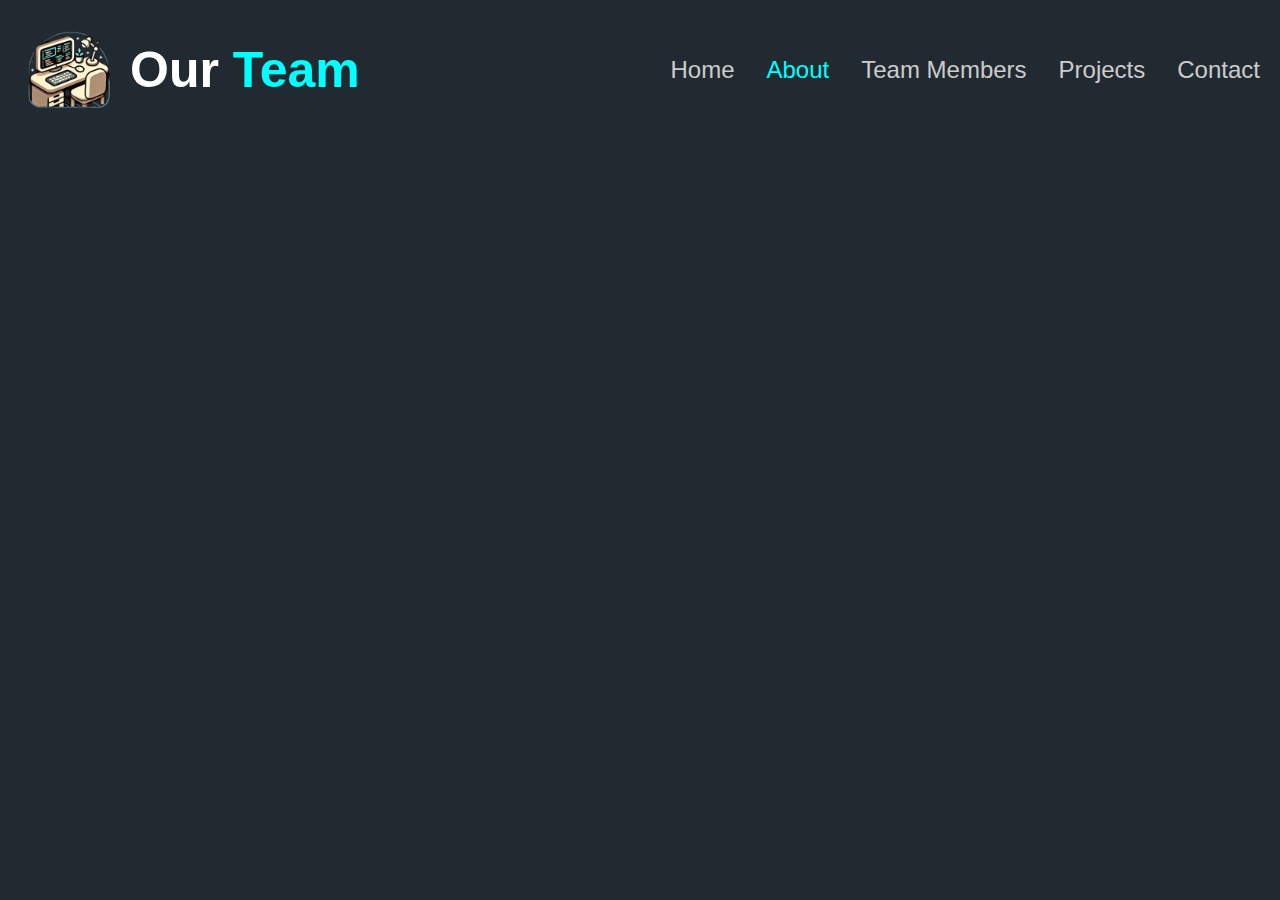
<file: Recreate Front End Project/about.html>
<!DOCTYPE html>
<html lang="en">
<head>
    <meta charset="UTF-8">
    <meta name="viewport" content="width=device-width, initial-scale=1.0">
    <title>About Us</title>
    
    <!-- Link to CSS -->
    <link rel="stylesheet" href="CSS\about.css">
    
    <!-- jQuery Library -->
    <script src="https://code.jquery.com/jquery-3.6.0.min.js"></script>
    
    <!-- External JavaScript file -->
    <script src="JS\about.js" defer></script>
</head>
<body>
    <header>
        <div class="logo">
            <img src="Image Index\Computer background.PNG" alt="Team Logo">
            <h1>Our <span class="highlight">Team</span></h1>
        </div>
    
        <!-- Menu Toggle Button -->
        <button class="menu-toggle" aria-label="Toggle Menu">☰</button>
    
        <nav>
            <a href="index.html">Home</a>
            <a href="about.html" style="color: cyan;">About</a>
            <div class="nav-dropdown">
                <a href="javascript:void(0)" class="dropdown-toggle" >Team Members</a>
                <div class="dropdown-content">
                    <a href="FirstProfile.html" class="active">John Carlo Sinoy - Coder</a>
                    <a href="SecondProfile.html">Justin Mangawang - Documentation Specialist</a>
                    <a href="ThirdProfile.html">John Gerardo - Tester</a>
                </div>
            </div>
            <a href="Project.html">Projects</a>
            <a href="contacts.html">Contact</a>
        </nav>
    </header>
    
    <!-- About Container with Popups -->
    <div class="about-container">
        <div class="content-wrapper">
            <div class="about-content">
                <!-- About Us Section -->
                <div class="popup-image popup-top-left" id="popupImage1">
                    <img src="Image About\about-us.PNG" alt="About Us">
                    <div class="popup-text">
                        <h2>About Us</h2>
                        <p> 
                            We are driven by integrity, collaboration, and excellence, pushing boundaries 
                            to create lasting, impactful solutions. With transparency and trust, we empower 
                            our clients and uplift the communities we serve.
                        </p>
                    </div>
                </div>

                <!-- Mission Section -->
                <div class="popup-image popup-top-right" id="popupImage2">
                    <img src="Image About\mission.PNG" alt="Mission">
                    <div class="popup-text">
                        <h2>Mission</h2>
                        <p>
                            Our mission is to deliver innovative and effective solutions that drive success for 
                            our clients. We are dedicated to creating a collaborative environment where ideas 
                            flourish and meaningful impacts are made.
                        </p>
                    </div>
                </div>

                <!-- Vision Section -->
                <div class="popup-image popup-bottom-left" id="popupImage3">
                    <img src="Image About\Vision.PNG" alt="Vision">
                    <div class="popup-text">
                        <h2>Vision</h2>
                        <p>
                            Our vision is to become a leader in our industry by fostering creativity, integrity, 
                            and a relentless pursuit of excellence. We envision a future where our work inspires 
                            others and positively shapes the communities we serve.
                        </p>
                    </div>
                </div>

                <!-- Core Values Section -->
                <div class="popup-image popup-bottom-right" id="popupImage4">
                    <img src="Image About\core values.PNG" alt="Team Overview">
                    <div class="popup-text">
                        <h2>Team Overview</h2>
                        <p> 
                            Our dedicated team collaborates to deliver innovative solutions, with each member 
                            bringing unique skills in project management, development, design, and quality 
                            assurance.
                        </p>
                    </div>
                </div>
            </div>
        </div>
    </div>

    <div id="overlay" class="overlay">
        <div class="overlay-content">
            <img src="Image About\about-us.PNG" alt="Description" class="overlay-image">
            <div class="overlay-text">
                <h2>About Us</h2>
                <p>
                    We are driven by a shared commitment to integrity, collaboration, and excellence. 
                    Our team strives to push boundaries and create meaningful solutions that have a lasting 
                    positive impact. We value transparency, trust, and empowering our clients and community 
                    with every project we undertake.
                </p>
                <button id="closeOverlay">Close</button>
            </div>
        </div>
    </div>
    <div id="overlay2" class="overlay">
        <div class="overlay-content">
            <img src="Image About\mission.PNG" alt="Description" class="overlay-image">
            <div class="overlay-text">
                <h2>Mission</h2>
                <p>
                    Our mission is to empower our clients with innovative, effective solutions 
                    that drive measurable success and exceed expectations. We believe in fostering 
                    an environment where creativity, collaboration, and continuous improvement thrive, enabling our team to transform ideas into impactful actions.
                    With a foundation rooted in integrity, excellence, and client focus, we approach 
                    each project with dedication and a commitment to quality. Our goal is to not only 
                    deliver results that inspire growth and provide lasting value but also to build 
                    meaningful partnerships with our clients and the communities we serve.
                </p>
                <button id="closeOverlay2">Close</button>
            </div>
        </div>
    </div>
    <div id="overlay3" class="overlay">
        <div class="overlay-content">
            <img src="Image About\Vision.PNG" alt="Description" class="overlay-image">
            <div class="overlay-text">
                <h2>Vision</h2>
                <p>
                    Our vision is to become a trusted leader and innovator in our industry, 
                    recognized not only for our technical expertise but also for our unwavering 
                    commitment to integrity, creativity, and excellence. We aspire to shape a 
                    future where our solutions drive meaningful progress, inspire positive change, 
                    and empower our clients, partners, and communities.
                </p>
                <button id="closeOverlay3">Close</button>
            </div>
        </div>
    </div>
    
    <!-- Team Overview Overlay -->
<div id="overlay4" class="overlay4">
    <div class="overlay4-content">
        <h2>TEAM OVERVIEW</h2>
        <div class="team-profiles" >
            <!-- Team Member 1 - Coder -->
            <div class="team-member"  data-url="FirstProfile.html">
                <img src="Image About\profile1.webp" alt="Profile Picture" class="circular-image">
                <h3>John Carlo Sinoy</h3>
                <p><strong>Role:</strong> Coder</p>
                <p>Specializes in developing efficient and scalable code solutions.</p>
                <p><strong>Expertise:</strong> JavaScript, Python, C++</p>
            </div>
        
            <!-- Team Member 2 - Tester -->
            <div class="team-member" data-url="SecondProfile.html">
                <img src="Image About\profile1.webp" alt="Profile Picture" class="circular-image">
                <h3>Justin Mangawang</h3>
                <p><strong>Role:</strong> Tester</p>
                <p>Ensures product quality by performing thorough testing and debugging.</p>
                <p><strong>Expertise:</strong> Java, Selenium, Python</p>
            </div>
        
            <!-- Team Member 3 - Documentation Specialist -->
            <div class="team-member" data-url="ThirdProfile.html">
                <img src="Image About\profile1.webp" alt="Profile Picture" class="circular-image">
                <h3>John Gerardo</h3>
                <p><strong>Role:</strong> Documentation Specialist</p>
                <p>Creates clear and concise documentation to support product usability.</p>
                <p><strong>Expertise:</strong> Markdown, LaTeX, HTML/CSS</p>
            </div>
        </div>
        
        

        <!-- Close Button -->
        <button id="closeOverlay4">Close</button>
    </div>
</div>
        
</body>
</html>
</file>
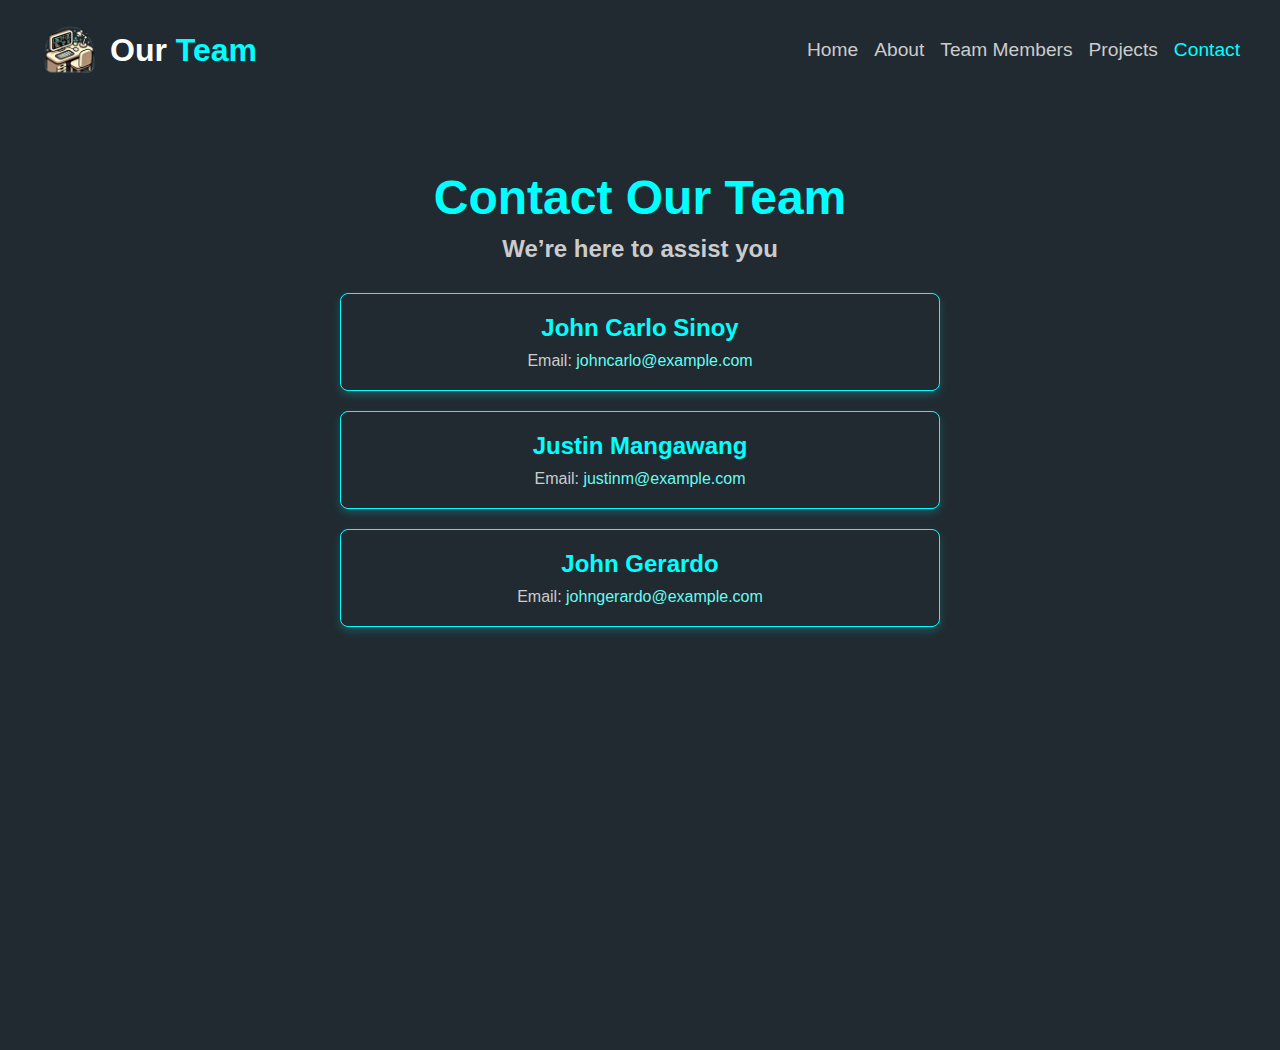
<file: Recreate Front End Project/contacts.html>
<!DOCTYPE html>
<html lang="en">
<head>
    <meta charset="UTF-8">
    <meta name="viewport" content="width=device-width, initial-scale=1.0">
    <title>Contact Us</title>
    
    <!-- Link to CSS -->
    <link rel="stylesheet" href="CSS/contacts.css">

    <!-- jQuery Library -->
    <script src="https://code.jquery.com/jquery-3.6.0.min.js"></script>
</head>
<body>
    <header>
        <div class="logo">
            <img src="Image Index/Computer background.PNG" alt="Team Logo">
            <h1>Our <span class="highlight">Team</span></h1>
        </div>

        <!-- Navigation Menu -->
        <nav>
            <a href="index.html">Home</a>
            <a href="about.html">About</a>
            <div class="nav-dropdown">
                <a href="javascript:void(0)" class="dropdown-toggle">Team Members</a>
                <div class="dropdown-content">
                    <a href="FirstProfile.html">John Carlo Sinoy - Coder</a>
                    <a href="SecondProfile.html">Justin Mangawang - Documentation Specialist</a>
                    <a href="ThirdProfile.html">John Gerardo - Tester</a>
                </div>
            </div>
            <a href="Project.html">Projects</a>
            <a href="contacts.html" style="color: cyan;">Contact</a>
        </nav>
    </header>

    <main class="contact-container">
        <div class="content">
            <h1>Contact Our Team</h1>
            <h2>We’re here to assist you</h2>

            <div class="contact-list">
                <div class="contact-card">
                    <h2>John Carlo Sinoy</h2>
                    <p>Email: <a href="mailto:johncarlo@example.com">johncarlo@example.com</a></p>
                </div>
                <div class="contact-card">
                    <h2>Justin Mangawang</h2>
                    <p>Email: <a href="mailto:justinm@example.com">justinm@example.com</a></p>
                </div>
                <div class="contact-card">
                    <h2>John Gerardo</h2>
                    <p>Email: <a href="mailto:johngerardo@example.com">johngerardo@example.com</a></p>
                </div>
            </div>
        </div>
    </main>
</body>
</html>
</file>
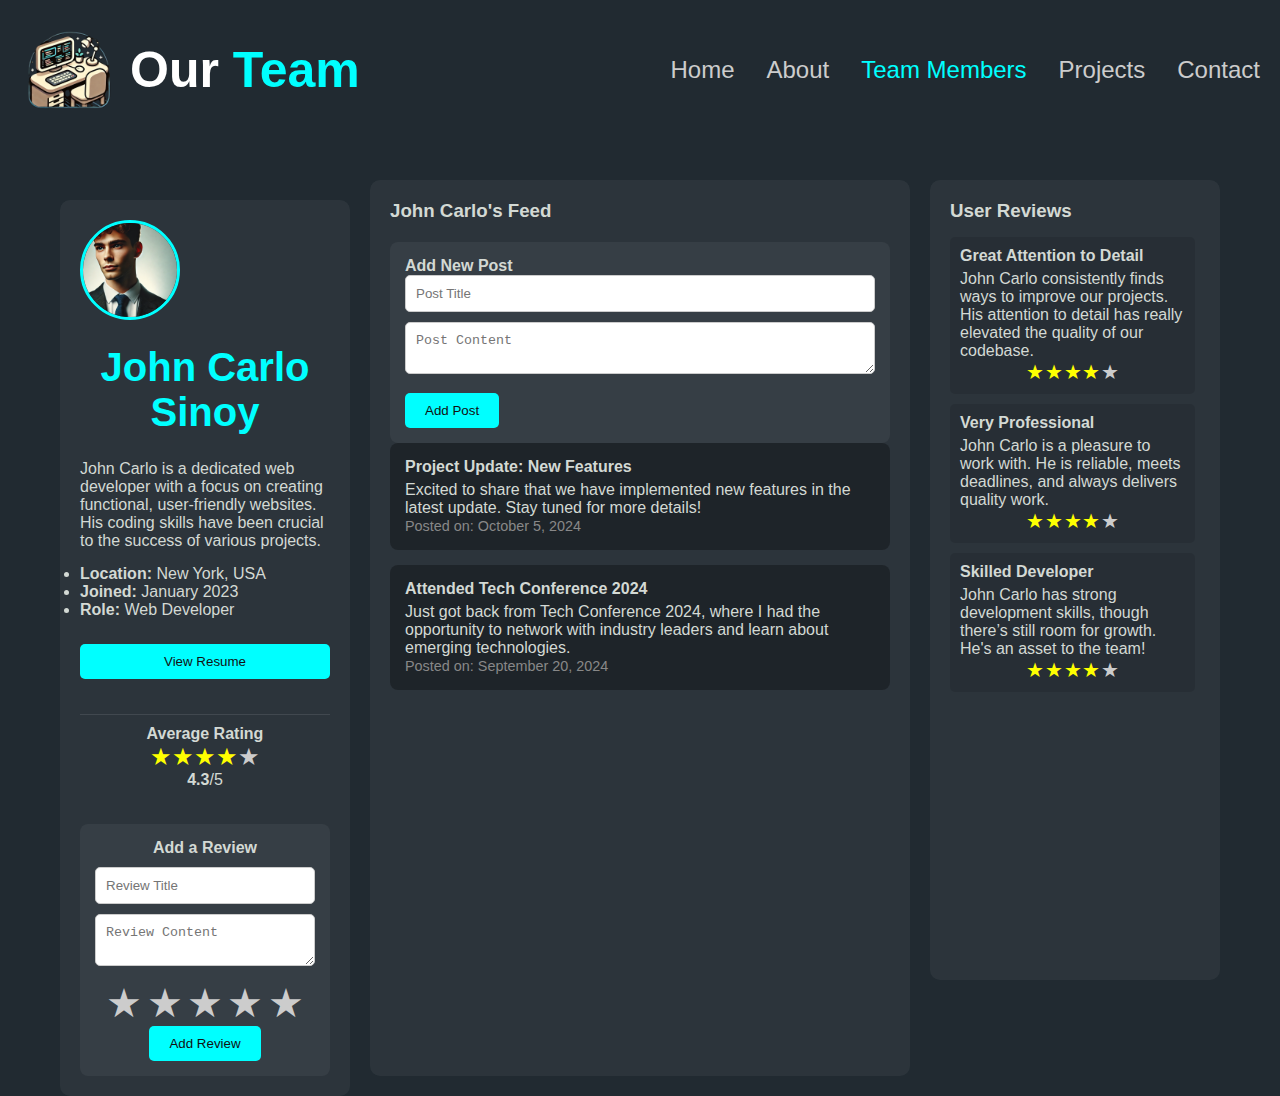
<file: Recreate Front End Project/FirstProfile.html>
<!DOCTYPE html>
<html lang="en">
<head>
    <meta charset="UTF-8">
    <meta name="viewport" content="width=device-width, initial-scale=1.0">
    <title>Profile Page</title>
    <link rel="stylesheet" href="CSS\ProfileMember.css">
    <script src="JS\FirstMember.js"></script>
</head>
<body>
    <!-- Header Section with Logo and Navigation Links -->
<header>
    <div class="logo">
        <img src="Image Index\Computer background.PNG" alt="Team Logo">
        <h1>Our <span class="highlight" style="color: cyan;">Team</span></h1>
    </div>

    <!-- Menu Toggle Button -->
    <button class="menu-toggle" aria-label="Toggle Menu">☰</button>

    <nav>
        <a href="index.html">Home</a>
        <a href="about.html">About</a>
        <div class="nav-dropdown">
            <a href="javascript:void(0)" class="dropdown-toggle" style="color: cyan;">Team Members</a>
            <div class="dropdown-content">
                <a href="FirstProfile.html" class="active">John Carlo Sinoy - Coder</a>
                <a href="SecondProfile.html">Justin Mangawang - Documentation Specialist</a>
                <a href="ThirdProfile.html">John Gerardo - Tester</a>
            </div>
        </div>
        <a href="Project.html">Projects</a>
        <a href="contacts.html">Contact</a>
    </nav>
</header>


    <div class="profile-page">
        <!-- Left Sidebar: Profile Details -->
        <aside class="profile-details">
            <img src="Image Profile\profile1.webp" alt="Profile Picture" class="profile-pic">
            <h2>John Carlo Sinoy</h2>
            <p>John Carlo is a dedicated web developer with a focus on creating functional, user-friendly websites. His coding skills have been crucial to the success of various projects.</p>
            <ul class="info-list">
                <li><strong>Location:</strong> New York, USA</li>
                <li><strong>Joined:</strong> January 2023</li>
                <li><strong>Role:</strong> Web Developer</li>
            </ul>
            <!-- Modal -->
            <div id="infoModal" class="modal" style="display: none;">
                <div class="modal-content">
                    <span class="close-modal">&times;</span>
                    <div id="documentViewer">
                        <iframe id="documentFrame" src="" style="width: 100%; height: 500px; border: none; margin-bottom: 10px;"></iframe>
                        <a id="downloadLink" href="" download class="download-link" style="color: cyan;">Download Document</a>
                    </div>
                </div>
            </div>

            <!-- Button to Open Modal -->
            <button class="open-modal">View Resume</button>

        
            <!-- Display Average Rating -->
            <div class="average-rating">
                <h4>Average Rating</h4>
                <div id="ratingDisplay">
                    <span class="star">&#9733;</span>
                    <span class="star">&#9733;</span>
                    <span class="star">&#9733;</span>
                    <span class="star">&#9733;</span>
                    <span class="star-empty">&#9733;</span>
                </div>
                <span id="ratingValue"></span>/5
            </div>
        
            <!-- Add Review Form -->
            <section class="add-feedback">
                <h4>Add a Review</h4>
                <input type="text" id="reviewTitle" placeholder="Review Title" />
                <textarea id="reviewContent" placeholder="Review Content"></textarea>
        
                <!-- Star Rating Section -->
                <div class="star-rating">
                    <span class="star" data-value="1">&#9733;</span>
                    <span class="star" data-value="2">&#9733;</span>
                    <span class="star" data-value="3">&#9733;</span>
                    <span class="star" data-value="4">&#9733;</span>
                    <span class="star" data-value="5">&#9733;</span>
                </div>
        
                <button id="addReviewBtn">Add Review</button>
            </section>
        </aside>
        
        <main class="feed">
            <h3>John Carlo's Feed</h3>
        
            <!-- Add New Post Section at the Top -->
            <section class="add-post">
                <h4>Add New Post</h4>
                <input type="text" id="postTitle" placeholder="Post Title" />
                <textarea id="postContent" placeholder="Post Content"></textarea>
                <button id="addPostBtn">Add Post</button>
            </section>
        
            <!-- Feed Items Section -->
            <div class="feed-items">
                <section class="feed-item">
                    <h4>Project Update: New Features</h4>
                    <p>Excited to share that we have implemented new features in the latest update. Stay tuned for more details!</p>
                    <span class="date">Posted on: October 5, 2024</span>
                </section>
                <section class="feed-item">
                    <h4>Attended Tech Conference 2024</h4>
                    <p>Just got back from Tech Conference 2024, where I had the opportunity to network with industry leaders and learn about emerging technologies.</p>
                    <span class="date">Posted on: September 20, 2024</span>
                </section>
            </div>
        </main>
        
        <!-- Right Sidebar: Reviews Section -->
        <aside class="review-section">
            <h3>User Reviews</h3>
            <div class="review-items">
                <!-- Initial Reviews -->
                <div class="review-item">
                    <h4>Great Attention to Detail</h4>
                    <p>John Carlo consistently finds ways to improve our projects. His attention to detail has really elevated the quality of our codebase.</p>
                    <div class="star-rating">
                        <span class="star">&#9733;</span>
                        <span class="star">&#9733;</span>
                        <span class="star">&#9733;</span>
                        <span class="star">&#9733;</span>
                        <span class="star-empty">&#9733;</span>
                    </div>
                </div>
                <div class="review-item">
                    <h4>Very Professional</h4>
                    <p>John Carlo is a pleasure to work with. He is reliable, meets deadlines, and always delivers quality work.</p>
                    <div class="star-rating">
                        <span class="star">&#9733;</span>
                        <span class="star">&#9733;</span>
                        <span class="star">&#9733;</span>
                        <span class="star">&#9733;</span>
                        <span class="star-empty">&#9733;</span>
                    </div>
                </div>
                <div class="review-item">
                    <h4>Skilled Developer</h4>
                    <p>John Carlo has strong development skills, though there’s still room for growth. He's an asset to the team!</p>
                    <div class="star-rating">
                        <span class="star">&#9733;</span>
                        <span class="star">&#9733;</span>
                        <span class="star">&#9733;</span>
                        <span class="star">&#9733;</span>
                        <span class="star-empty">&#9733;</span>
                    </div>
                </div>
            </div>
        </aside>


</body>
</html>
</file>
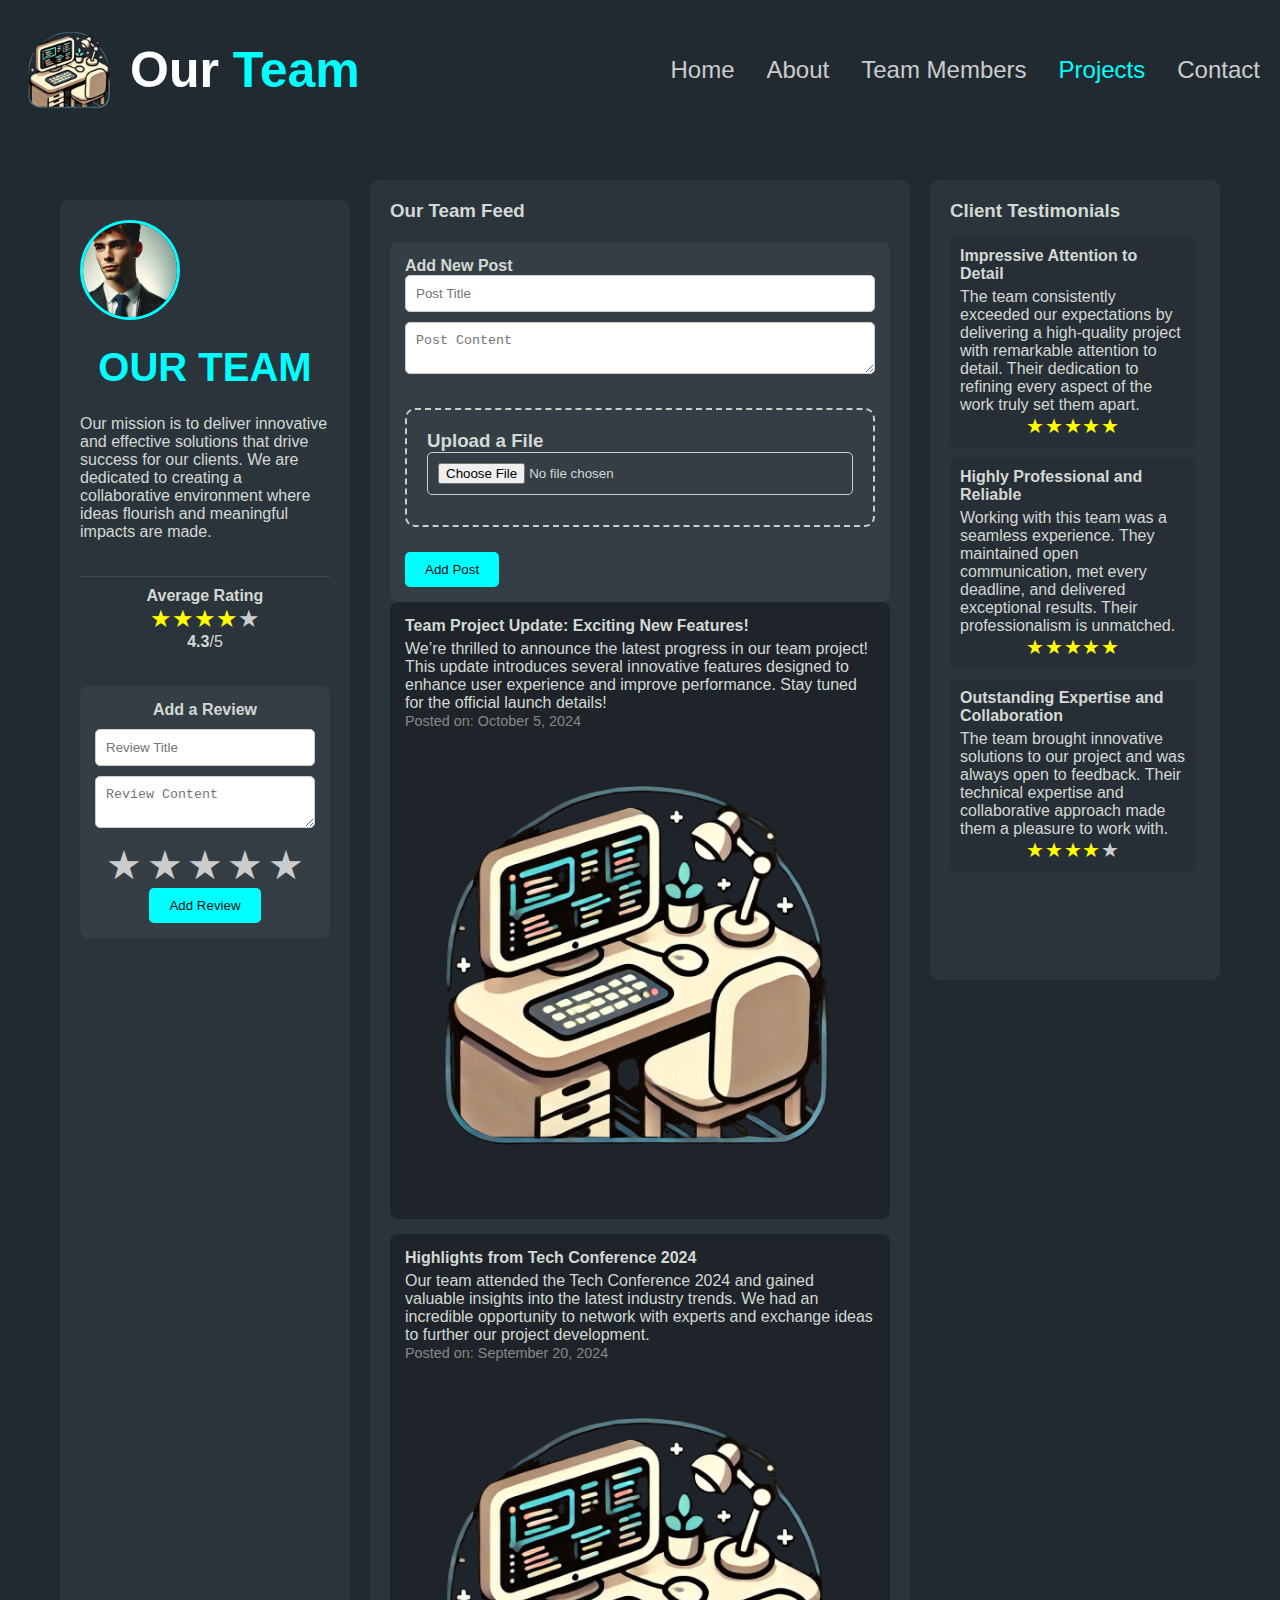
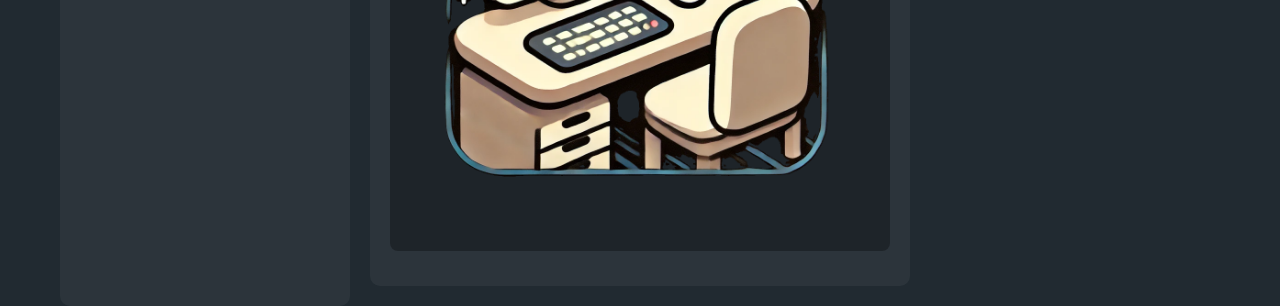
<file: Recreate Front End Project/Project.html>
<!DOCTYPE html>
<html lang="en">
<head>
    <meta charset="UTF-8">
    <meta name="viewport" content="width=device-width, initial-scale=1.0">
    <title>Profile Page</title>
    <link rel="stylesheet" href="CSS\ProfileMember.css">
    <script src="JS\FirstMember.js"></script>
    <link href="https://cdnjs.cloudflare.com/ajax/libs/font-awesome/6.0.0-beta3/css/all.min.css" rel="stylesheet">
</head>
<body>
    <!-- Header Section with Logo and Navigation Links -->
    <header>
        <div class="logo">
            <img src="Image Index\Computer background.PNG" alt="Team Logo">
            <h1>Our <span class="highlight" style="color: cyan;">Team</span></h1>
        </div>
    
        <!-- Menu Toggle Button -->
        <button class="menu-toggle" aria-label="Toggle Menu">☰</button>
    
        <nav>
            <a href="index.html">Home</a>
            <a href="about.html">About</a>
            <div class="nav-dropdown">
                <a href="javascript:void(0)" class="dropdown-toggle" ">Team Members</a>
                <div class="dropdown-content">
                    <a href="FirstProfile.html" class="active">John Carlo Sinoy - Coder</a>
                    <a href="SecondProfile.html">Justin Mangawang - Documentation Specialist</a>
                    <a href="ThirdProfile.html">John Gerardo - Tester</a>
                </div>
            </div>
            <a href="Project.html" style="color: cyan;">Projects</a>
            <a href="contacts.html">Contact</a>
        </nav>
    </header>

    <div class="profile-page">
        <!-- Left Sidebar: Profile Details -->
        <aside class="profile-details">
            <img src="Image Profile\profile1.webp" alt="Profile Picture" class="profile-pic">
            <h2>OUR TEAM</h2>
            <p>
                Our mission is to deliver innovative and effective solutions that drive success for 
                our clients. We are dedicated to creating a collaborative environment where ideas 
                            flourish and meaningful impacts are made.
            </p>

            <button class="open-modal" style="display: none;">More Info</button>
        
            <!-- Display Average Rating -->
            <div class="average-rating">
                <h4>Average Rating</h4>
                <div id="ratingDisplay">
                    <span class="star">&#9733;</span>
                    <span class="star">&#9733;</span>
                    <span class="star">&#9733;</span>
                    <span class="star">&#9733;</span>
                    <span class="star-empty">&#9733;</span>
                </div>
                <span id="ratingValue">4.0</span>/5
            </div>
        
            <!-- Add Review Form -->
            <section class="add-feedback">
                <h4>Add a Review</h4>
                <input type="text" id="reviewTitle" placeholder="Review Title" />
                <textarea id="reviewContent" placeholder="Review Content"></textarea>
        
                <!-- Star Rating Section -->
                <div class="star-rating">
                    <span class="star" data-value="1">&#9733;</span>
                    <span class="star" data-value="2">&#9733;</span>
                    <span class="star" data-value="3">&#9733;</span>
                    <span class="star" data-value="4">&#9733;</span>
                    <span class="star" data-value="5">&#9733;</span>
                </div>
        
                <button id="addReviewBtn">Add Review</button>
            </section>
        </aside>
        
        <main class="feed">
            <h3>Our Team Feed</h3>
        
            <!-- Add New Post Section at the Top -->
            <section class="add-post">
                <h4>Add New Post</h4>
                <input type="text" id="postTitle" placeholder="Post Title" />
                <textarea id="postContent" placeholder="Post Content"></textarea>
                <section class="upload-box">
                    <h3>Upload a File</h3>
                    <input type="file" id="fileInput">
                </section>
                <button id="addPostBtn">Add Post</button>
            </section>
            
        
            <!-- Feed Items Section -->
            <div class="feed-items">
                <section class="feed-item">
                    <h4>Team Project Update: Exciting New Features!</h4>
                    <p>
                        We’re thrilled to announce the latest progress in our team project! This update introduces several innovative features 
                        designed to enhance user experience and improve performance. Stay tuned for the official launch details!
                    </p>
                    <span class="date">Posted on: October 5, 2024</span>
                    <img src="Image Index\Computer background.PNG" alt="New Features" style="max-width: 100%; height: auto;">
                </section>
                <section class="feed-item">
                    <h4>Highlights from Tech Conference 2024</h4>
                    
                    <p>
                        Our team attended the Tech Conference 2024 and gained valuable insights into the latest industry trends. 
                        We had an incredible opportunity to network with experts and exchange ideas to further our project development.
                    </p>
                    <span class="date">Posted on: September 20, 2024</span>
                    <img src="Image Index\Computer background.PNG" alt="Tech Conference 2024 Highlights" style="max-width: 100%; height: auto;">             
                </section>
            </div>
        </main>
        
        <!-- Right Sidebar: Reviews Section -->
        <aside class="review-section">
            <h3>Client Testimonials</h3>
            <div class="review-items">
                <!-- Client Feedback -->
                <div class="review-item">
                    <h4>Impressive Attention to Detail</h4>
                    <p>The team consistently exceeded our expectations by delivering a high-quality project with remarkable attention to detail. Their dedication to refining every aspect of the work truly set them apart.</p>
                    <div class="star-rating">
                        <span class="star">&#9733;</span>
                        <span class="star">&#9733;</span>
                        <span class="star">&#9733;</span>
                        <span class="star">&#9733;</span>
                        <span class="star">&#9733;</span>
                    </div>
                </div>
                <div class="review-item">
                    <h4>Highly Professional and Reliable</h4>
                    <p>Working with this team was a seamless experience. They maintained open communication, met every deadline, and delivered exceptional results. Their professionalism is unmatched.</p>
                    <div class="star-rating">
                        <span class="star">&#9733;</span>
                        <span class="star">&#9733;</span>
                        <span class="star">&#9733;</span>
                        <span class="star">&#9733;</span>
                        <span class="star">&#9733;</span>
                    </div>
                </div>
                <div class="review-item">
                    <h4>Outstanding Expertise and Collaboration</h4>
                    <p>The team brought innovative solutions to our project and was always open to feedback. Their technical expertise and collaborative approach made them a pleasure to work with.</p>
                    <div class="star-rating">
                        <span class="star">&#9733;</span>
                        <span class="star">&#9733;</span>
                        <span class="star">&#9733;</span>
                        <span class="star">&#9733;</span>
                        <span class="star-empty">&#9733;</span>
                    </div>
                </div>
            </div>
        </aside>

</body>
</html>
</file>
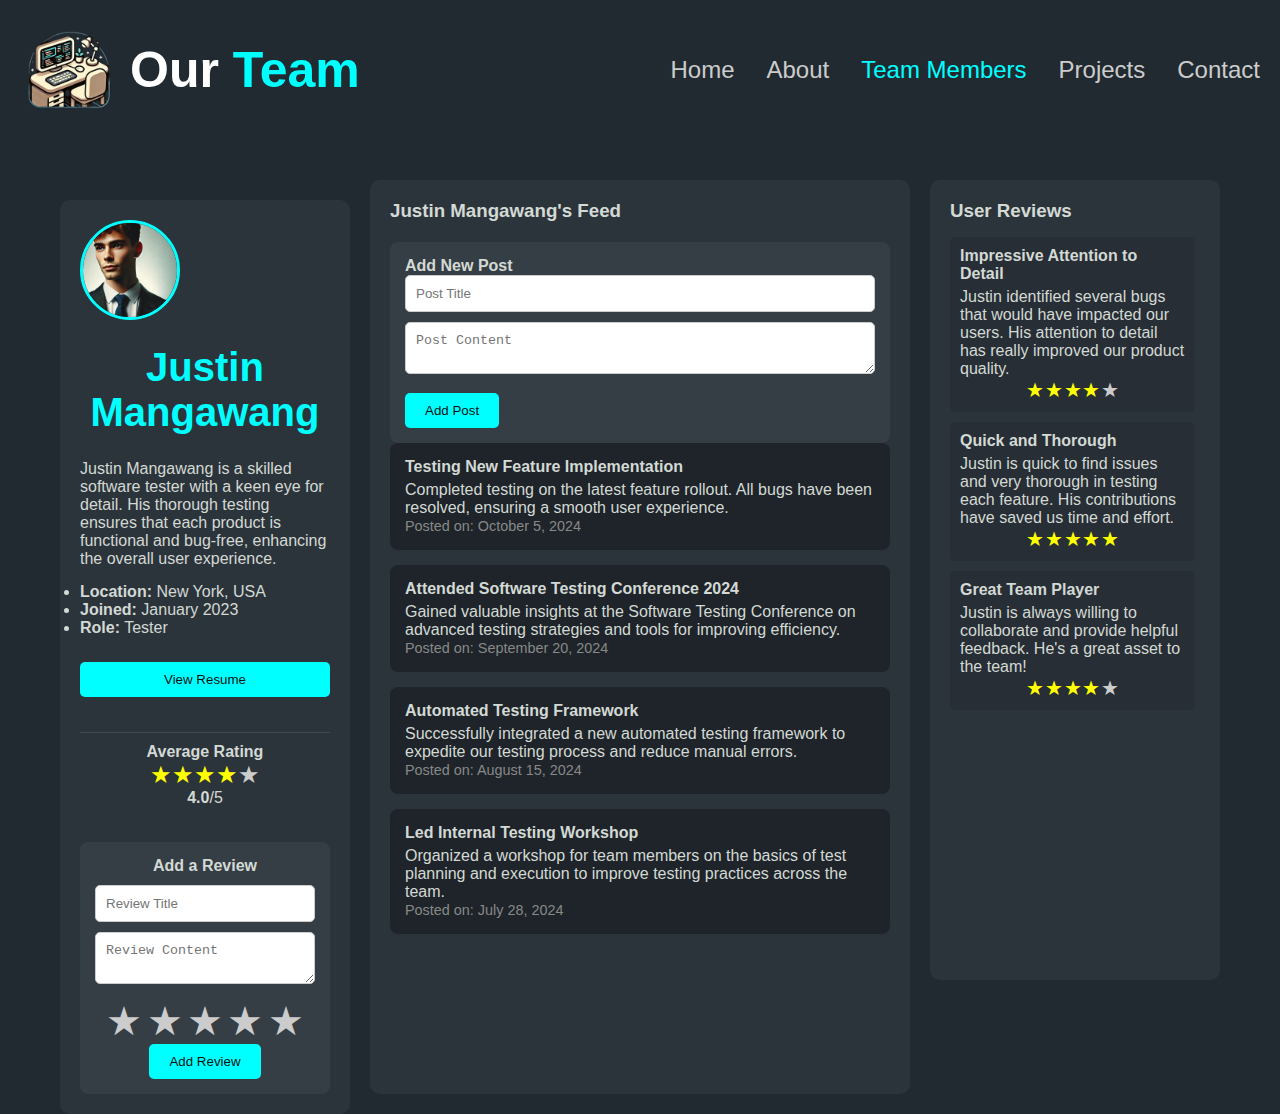
<file: Recreate Front End Project/SecondProfile.html>
<!DOCTYPE html>
<html lang="en">
<head>
    <meta charset="UTF-8">
    <meta name="viewport" content="width=device-width, initial-scale=1.0">
    <title>Profile Page</title>
    <link rel="stylesheet" href="CSS\ProfileMember.css">
    <script src="JS\SecondMember.js"></script>
</head>
<body>
    <!-- Header Section with Logo and Navigation Links -->
<header>
    <div class="logo">
        <img src="Image Index\Computer background.PNG" alt="Team Logo">
        <h1>Our <span class="highlight" style="color: cyan;">Team</span></h1>
    </div>

    <!-- Menu Toggle Button -->
    <button class="menu-toggle" aria-label="Toggle Menu">☰</button>

    <nav>
        <a href="index.html">Home</a>
        <a href="about.html">About</a>
        <div class="nav-dropdown">
            <a href="javascript:void(0)" class="dropdown-toggle" style="color: cyan;">Team Members</a>
            <div class="dropdown-content">
                <a href="FirstProfile.html" class="active">John Carlo Sinoy - Coder</a>
                <a href="SecondProfile.html">Justin Mangawang - Documentation Specialist</a>
                <a href="ThirdProfile.html">John Gerardo - Tester</a>
            </div>
        </div>
        <a href="Project.html">Projects</a>
        <a href="contacts.html">Contact</a>
    </nav>
</header>


    <div class="profile-page">
        <!-- Left Sidebar: Profile Details -->
        <aside class="profile-details">
            <img src="Image Profile\profile1.webp" alt="Profile Picture" class="profile-pic">
            <h2>Justin Mangawang</h2>
            <p>Justin Mangawang is a skilled software tester with a keen eye for detail. His thorough testing ensures that each product is functional and bug-free, enhancing the overall user experience.</p>
            <ul class="info-list">
                <li><strong>Location:</strong> New York, USA</li>
                <li><strong>Joined:</strong> January 2023</li>
                <li><strong>Role:</strong> Tester</li>
            </ul>
            <!-- Modal -->
            <div id="infoModal" class="modal" style="display: none;">
                <div class="modal-content">
                    <span class="close-modal">&times;</span>
                    <div id="documentViewer">
                        <iframe id="documentFrame" src="" style="width: 100%; height: 500px; border: none; margin-bottom: 10px;"></iframe>
                        <a id="downloadLink" href="" download class="download-link" style="color: cyan;">Download Document</a>
                    </div>
                </div>
            </div>

            <!-- Button to Open Modal -->
            <button class="open-modal">View Resume</button>

        
            <!-- Display Average Rating -->
            <div class="average-rating">
                <h4>Average Rating</h4>
                <div id="ratingDisplay">
                    <!-- Initial stars to represent 4.3 rating -->
                    <span class="star">&#9733;</span>
                    <span class="star">&#9733;</span>
                    <span class="star">&#9733;</span>
                    <span class="star">&#9733;</span>
                    <span class="star-half">&#9733;</span>
                </div>
                <span id="ratingValue">4.3</span>/5
            </div>
        
            <!-- Add Review Form -->
            <section class="add-feedback">
                <h4>Add a Review</h4>
                <input type="text" id="reviewTitle" placeholder="Review Title" />
                <textarea id="reviewContent" placeholder="Review Content"></textarea>
        
                <!-- Star Rating Section -->
                <div class="star-rating">
                    <span class="star" data-value="1">&#9733;</span>
                    <span class="star" data-value="2">&#9733;</span>
                    <span class="star" data-value="3">&#9733;</span>
                    <span class="star" data-value="4">&#9733;</span>
                    <span class="star" data-value="5">&#9733;</span>
                </div>
        
                <button id="addReviewBtn">Add Review</button>
            </section>
        </aside>
        
        <main class="feed">
            <h3>Justin Mangawang's Feed</h3>
        
            <!-- Add New Post Section at the Top -->
            <section class="add-post">
                <h4>Add New Post</h4>
                <input type="text" id="postTitle" placeholder="Post Title" />
                <textarea id="postContent" placeholder="Post Content"></textarea>
                <button id="addPostBtn">Add Post</button>
            </section>
        
            <!-- Feed Items Section -->
            <div class="feed-items">
                <section class="feed-item">
                    <h4>Testing New Feature Implementation</h4>
                    <p>Completed testing on the latest feature rollout. All bugs have been resolved, ensuring a smooth user experience.</p>
                    <span class="date">Posted on: October 5, 2024</span>
                </section>
                <section class="feed-item">
                    <h4>Attended Software Testing Conference 2024</h4>
                    <p>Gained valuable insights at the Software Testing Conference on advanced testing strategies and tools for improving efficiency.</p>
                    <span class="date">Posted on: September 20, 2024</span>
                </section>
                <section class="feed-item">
                    <h4>Automated Testing Framework</h4>
                    <p>Successfully integrated a new automated testing framework to expedite our testing process and reduce manual errors.</p>
                    <span class="date">Posted on: August 15, 2024</span>
                </section>
                <section class="feed-item">
                    <h4>Led Internal Testing Workshop</h4>
                    <p>Organized a workshop for team members on the basics of test planning and execution to improve testing practices across the team.</p>
                    <span class="date">Posted on: July 28, 2024</span>
                </section>
            </div>
        </main>
        
        <!-- Right Sidebar: Reviews Section -->
        <aside class="review-section">
            <h3>User Reviews</h3>
            <div class="review-items">
                <div class="review-item">
                    <h4>Impressive Attention to Detail</h4>
                    <p>Justin identified several bugs that would have impacted our users. His attention to detail has really improved our product quality.</p>
                    <div class="star-rating">
                        <span class="star">&#9733;</span>
                        <span class="star">&#9733;</span>
                        <span class="star">&#9733;</span>
                        <span class="star">&#9733;</span>
                        <span class="star-empty">&#9733;</span>

                    </div>
                </div>
                <div class="review-item">
                    <h4>Quick and Thorough</h4>
                    <p>Justin is quick to find issues and very thorough in testing each feature. His contributions have saved us time and effort.</p>
                    <div class="star-rating">
                        <span class="star">&#9733;</span>
                        <span class="star">&#9733;</span>
                        <span class="star">&#9733;</span>
                        <span class="star">&#9733;</span>
                        <span class="star">&#9733;</span>
                    </div>
                </div>
                <div class="review-item">
                    <h4>Great Team Player</h4>
                    <p>Justin is always willing to collaborate and provide helpful feedback. He's a great asset to the team!</p>
                    <div class="star-rating">
                        <span class="star">&#9733;</span>
                        <span class="star">&#9733;</span>
                        <span class="star">&#9733;</span>
                        <span class="star">&#9733;</span>
                        <span class="star-empty">&#9733;</span>
                    </div>
                </div>
            </div>
        </aside>


</body>
</html>
</file>
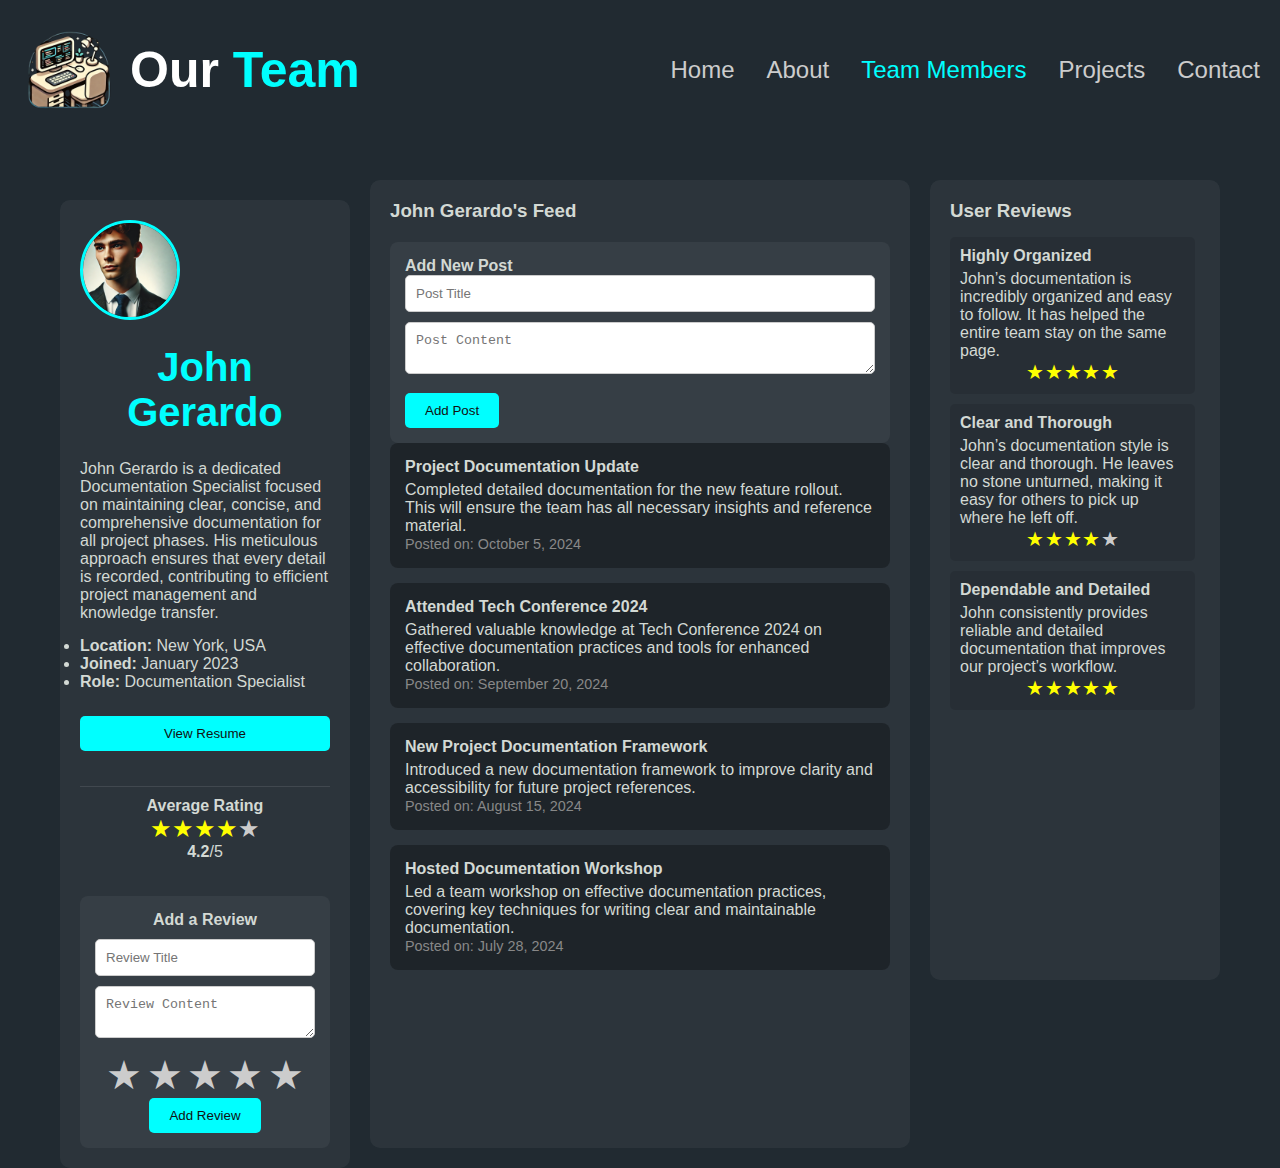
<file: Recreate Front End Project/ThirdProfile.html>
<!DOCTYPE html>
<html lang="en">
<head>
    <meta charset="UTF-8">
    <meta name="viewport" content="width=device-width, initial-scale=1.0">
    <title>Profile Page</title>
    <link rel="stylesheet" href="CSS\ProfileMember.css">
    <script src="JS\ThirdMember.js"></script>
</head>
<body>
    <!-- Header Section with Logo and Navigation Links -->
<header>
    <div class="logo">
        <img src="Image Index\Computer background.PNG" alt="Team Logo">
        <h1>Our <span class="highlight" style="color: cyan;">Team</span></h1>
    </div>

    <!-- Menu Toggle Button -->
    <button class="menu-toggle" aria-label="Toggle Menu">☰</button>

    <nav>
        <a href="index.html">Home</a>
        <a href="about.html">About</a>
        <div class="nav-dropdown">
            <a href="javascript:void(0)" class="dropdown-toggle" style="color: cyan;">Team Members</a>
            <div class="dropdown-content">
                <a href="FirstProfile.html" class="active">John Carlo Sinoy - Coder</a>
                <a href="SecondProfile.html">Justin Mangawang - Documentation Specialist</a>
                <a href="ThirdProfile.html">John Gerardo - Tester</a>
            </div>
        </div>
        <a href="Project.html">Projects</a>
        <a href="contacts.html">Contact</a>
    </nav>
</header>


    <div class="profile-page">
        <!-- Left Sidebar: Profile Details -->
        <aside class="profile-details">
            <img src="Image Profile\profile1.webp" alt="Profile Picture" class="profile-pic">
            <h2>John Gerardo</h2>
            <p>John Gerardo is a dedicated Documentation Specialist focused on maintaining clear, concise, and comprehensive documentation for all project phases. His meticulous approach ensures that every detail is recorded, contributing to efficient project management and knowledge transfer.</p>
            <ul class="info-list">
                <li><strong>Location:</strong> New York, USA</li>
                <li><strong>Joined:</strong> January 2023</li>
                <li><strong>Role:</strong> Documentation Specialist</li>
            </ul>
            <!-- Modal -->
            <div id="infoModal" class="modal" style="display: none;">
                <div class="modal-content">
                    <span class="close-modal">&times;</span>
                    <div id="documentViewer">
                        <iframe id="documentFrame" src="" style="width: 100%; height: 500px; border: none; margin-bottom: 10px;"></iframe>
                        <a id="downloadLink" href="" download class="download-link" style="color: cyan;">Download Document</a>
                    </div>
                </div>
            </div>

            <!-- Button to Open Modal -->
            <button class="open-modal">View Resume</button>

        
            <!-- Display Average Rating -->
            <div class="average-rating">
                <h4>Average Rating</h4>
                <div id="ratingDisplay">
                    <span class="star">&#9733;</span>
                    <span class="star">&#9733;</span>
                    <span class="star">&#9733;</span>
                    <span class="star">&#9733;</span>
                    <span class="star-half">&#9733;</span>
                </div>
                <span id="ratingValue"></span>/5
            </div>
        
            <!-- Add Review Form -->
            <section class="add-feedback">
                <h4>Add a Review</h4>
                <input type="text" id="reviewTitle" placeholder="Review Title" />
                <textarea id="reviewContent" placeholder="Review Content"></textarea>
        
                <!-- Star Rating Section -->
                <div class="star-rating">
                    <span class="star" data-value="1">&#9733;</span>
                    <span class="star" data-value="2">&#9733;</span>
                    <span class="star" data-value="3">&#9733;</span>
                    <span class="star" data-value="4">&#9733;</span>
                    <span class="star" data-value="5">&#9733;</span>
                </div>
        
                <button id="addReviewBtn">Add Review</button>
            </section>
        </aside>
        
        <main class="feed">
            <h3>John Gerardo's Feed</h3>
        
            <!-- Add New Post Section at the Top -->
            <section class="add-post">
                <h4>Add New Post</h4>
                <input type="text" id="postTitle" placeholder="Post Title" />
                <textarea id="postContent" placeholder="Post Content"></textarea>
                <button id="addPostBtn">Add Post</button>
            </section>
        
            <!-- Feed Items Section -->
            <div class="feed-items">
                <section class="feed-item">
                    <h4>Project Documentation Update</h4>
                    <p>Completed detailed documentation for the new feature rollout. This will ensure the team has all necessary insights and reference material.</p>
                    <span class="date">Posted on: October 5, 2024</span>
                </section>
                <section class="feed-item">
                    <h4>Attended Tech Conference 2024</h4>
                    <p>Gathered valuable knowledge at Tech Conference 2024 on effective documentation practices and tools for enhanced collaboration.</p>
                    <span class="date">Posted on: September 20, 2024</span>
                </section>
                <section class="feed-item">
                    <h4>New Project Documentation Framework</h4>
                    <p>Introduced a new documentation framework to improve clarity and accessibility for future project references.</p>
                    <span class="date">Posted on: August 15, 2024</span>
                </section>
                <section class="feed-item">
                    <h4>Hosted Documentation Workshop</h4>
                    <p>Led a team workshop on effective documentation practices, covering key techniques for writing clear and maintainable documentation.</p>
                    <span class="date">Posted on: July 28, 2024</span>
                </section>
            </div>
        </main>
        
        <!-- Right Sidebar: Reviews Section -->
        <aside class="review-section">
            <h3>User Reviews</h3>
            <div class="review-items">
                <!-- Initial Reviews -->
                <div class="review-item">
                    <h4>Highly Organized</h4>
                    <p>John’s documentation is incredibly organized and easy to follow. It has helped the entire team stay on the same page.</p>
                    <div class="star-rating">
                        <span class="star">&#9733;</span>
                        <span class="star">&#9733;</span>
                        <span class="star">&#9733;</span>
                        <span class="star">&#9733;</span>
                        <span class="star-half">&#9733;</span>
                    </div>
                </div>
                <div class="review-item">
                    <h4>Clear and Thorough</h4>
                    <p>John’s documentation style is clear and thorough. He leaves no stone unturned, making it easy for others to pick up where he left off.</p>
                    <div class="star-rating">
                        <span class="star">&#9733;</span>
                        <span class="star">&#9733;</span>
                        <span class="star">&#9733;</span>
                        <span class="star">&#9733;</span>
                        <span class="star-empty">&#9733;</span>
                    </div>
                </div>
                <div class="review-item">
                    <h4>Dependable and Detailed</h4>
                    <p>John consistently provides reliable and detailed documentation that improves our project’s workflow.</p>
                    <div class="star-rating">
                        <span class="star">&#9733;</span>
                        <span class="star">&#9733;</span>
                        <span class="star">&#9733;</span>
                        <span class="star">&#9733;</span>
                        <span class="star-half">&#9733;</span>
                    </div>
                </div>
            </div>
        </aside>


</body>
</html>
</file>
<file: Recreate Front End Project/CSS/contacts.css>
/* Universal Reset */
* {
    box-sizing: border-box;
    margin: 0;
    padding: 0;
}

/* Basic Styling */
body, html {
    width: 100%;
    height: 100%;
    font-family: Arial, sans-serif;
    background-color: #212a31;
    color: #D3D9D4;
}

/* Header Styling */
header {
    display: flex;
    justify-content: space-between;
    align-items: center;
    padding: 20px 40px;
    background-color: #212a31;
    width: 100%;
    color: white;
    position: fixed;
    top: 0;
    z-index: 1000;
    flex-wrap: wrap;
}

header .logo {
    display: flex;
    align-items: center;
    gap: 10px;
}

header .logo img {
    height: 60px;
}

header .logo h1 {
    font-size: 2em;
    font-weight: bold;
    color: white;
}

header .logo .highlight {
    color: cyan;
}

/* Navigation Menu */
header nav {
    display: flex;
    align-items: center;
    gap: 1em;
    flex-wrap: wrap;
}

header nav a {
    color: #cccccc;
    text-decoration: none;
    font-size: 1.2em;
    transition: color 0.3s ease;
}

header nav a:hover,
header nav a[style="color: cyan;"] {
    color: cyan;
}

/* Dropdown Menu */
header nav .nav-dropdown {
    position: relative;
}

header nav .nav-dropdown .dropdown-content {
    display: none;
    position: absolute;
    background: #212a31;
    padding: 0.5rem 0;
    border-radius: 5px;
    top: 100%;
    left: 0;
    min-width: 200px;
    z-index: 1000;
}

header nav .nav-dropdown:hover .dropdown-content {
    display: block;
}

/* Contact Container */
.contact-container {
    margin-top: 150px;
    text-align: center;
    padding: 20px;
}

.contact-container h1 {
    font-size: 3em;
    color: cyan;
    margin-bottom: 10px;
}

.contact-container h2 {
    font-size: 1.5em;
    color: #cccccc;
    margin-bottom: 30px;
}

/* Contact List */
.contact-list {
    display: flex;
    flex-direction: column;
    gap: 20px;
    align-items: center;
}

/* Contact Card */
.contact-card {
    background-color: #212a31;
    border: 1px solid cyan;
    border-radius: 8px;
    padding: 20px;
    width: 100%;
    max-width: 600px;
    box-shadow: 0 4px 8px rgba(0, 255, 255, 0.2);
    transition: transform 0.3s ease, box-shadow 0.3s ease;
}

.contact-card:hover {
    transform: translateY(-10px);
    box-shadow: 0 8px 20px rgba(0, 255, 255, 0.4);
}

.contact-card h2 {
    font-size: 1.5em;
    color: cyan;
    margin-bottom: 10px;
}

.contact-card p {
    font-size: 1em;
    color: #cccccc;
}

.contact-card a {
    color: #66FCF1;
    text-decoration: none;
    transition: color 0.3s ease;
}

.contact-card a:hover {
    color: cyan;
}

/* Responsive Design */
@media (max-width: 768px) {
    header {
        flex-direction: column;
        align-items: flex-start;
        padding: 10px 20px;
    }

    header .logo {
        justify-content: center;
        margin-bottom: 10px;
    }

    header nav {
        flex-direction: column;
        align-items: flex-start;
        gap: 0.5em;
    }

    header nav a {
        font-size: 1em;
    }

    .contact-container h1 {
        font-size: 2.5em;
    }

    .contact-container h2 {
        font-size: 1.3em;
    }
}

@media (max-width: 480px) {
    header {
        padding: 5px;
    }

    header .logo img {
        height: 40px;
    }

    header .logo h1 {
        font-size: 1.5em;
    }

    header nav a {
        font-size: 0.9em;
    }

    .contact-container h1 {
        font-size: 2em;
    }

    .contact-container h2 {
        font-size: 1em;
    }

    .contact-card {
        padding: 15px;
    }

    .contact-card h2 {
        font-size: 1.2em;
    }

    .contact-card p {
        font-size: 0.9em;
    }
}
</file>
